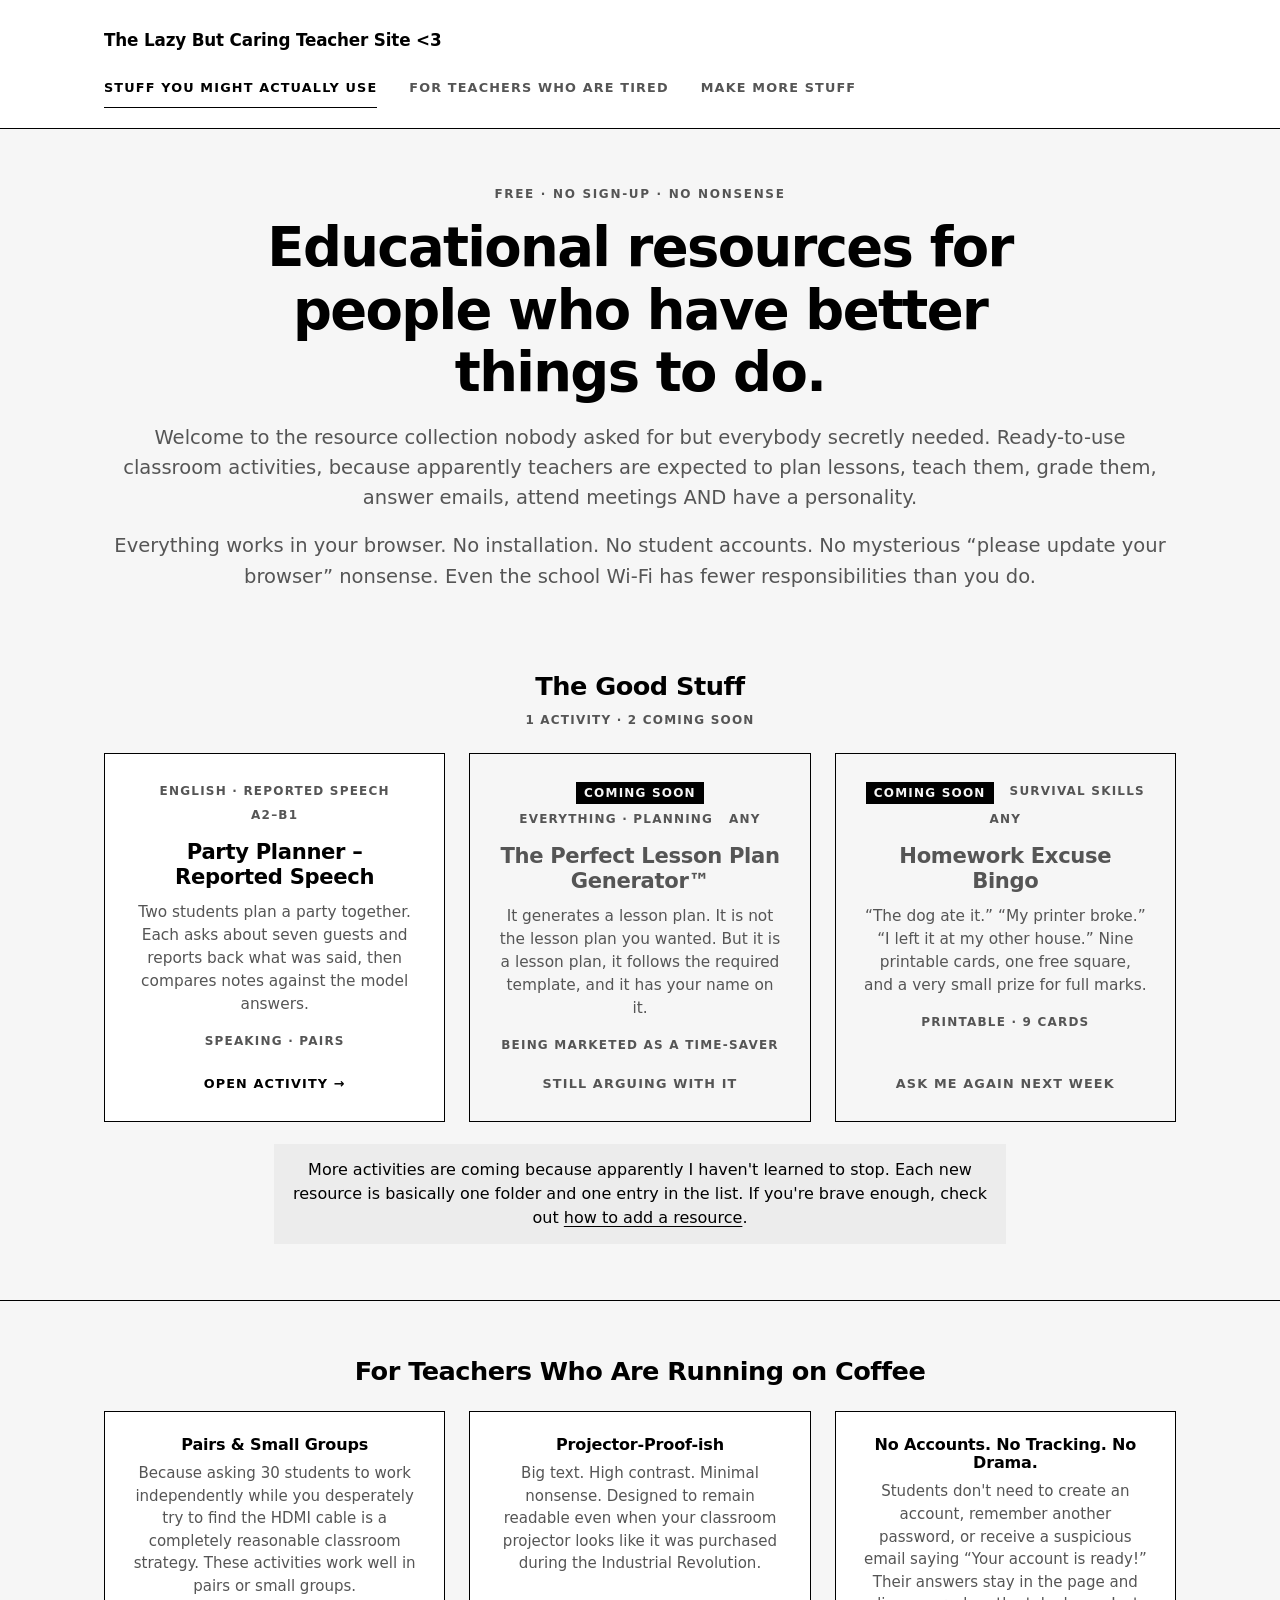
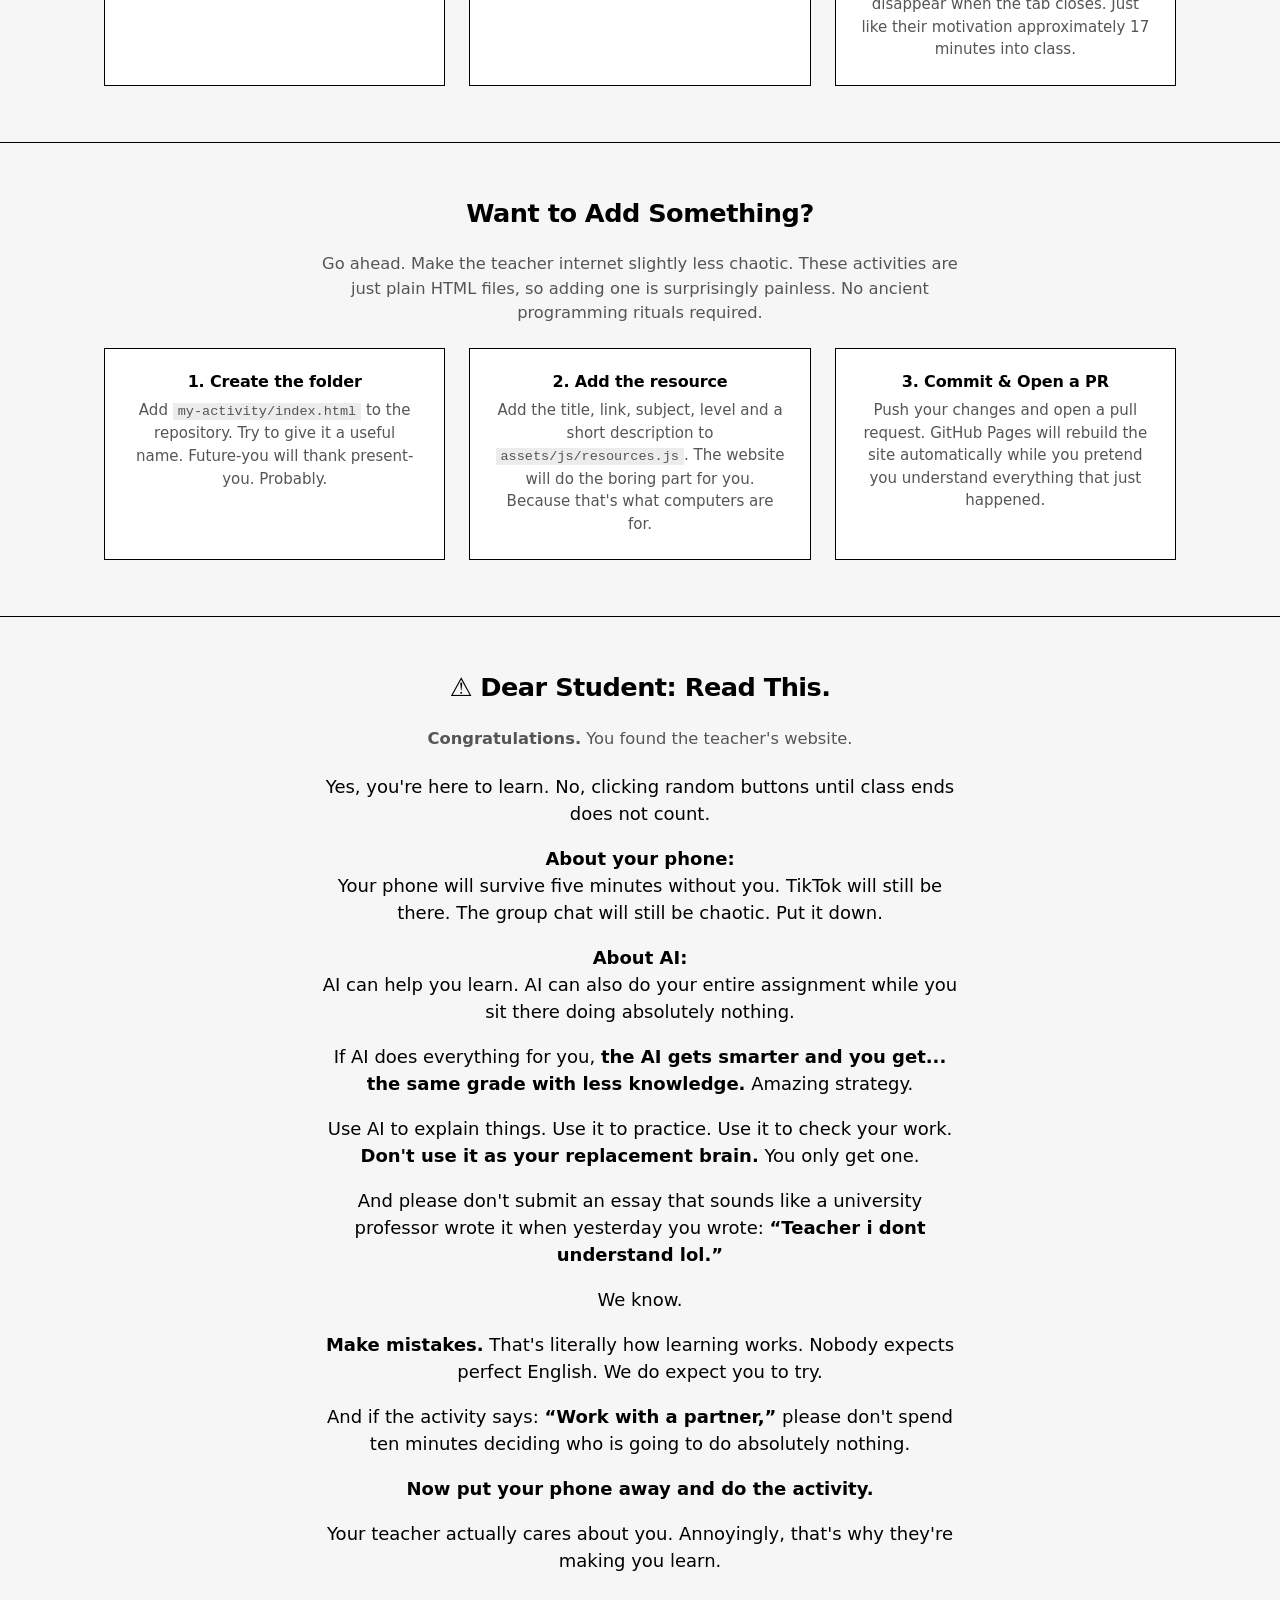
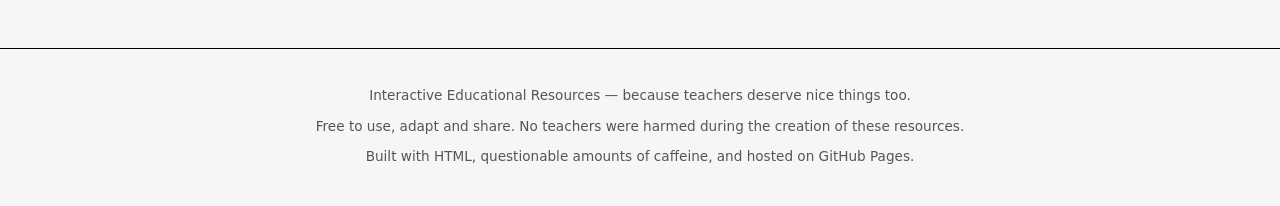
<file: index.html>
<!doctype html>

<html lang="en">
    <head>
        <meta charset="utf-8" />
        <meta
            name="viewport"
            content="width=device-width, initial-scale=1, viewport-fit=cover"
        />
        <meta name="color-scheme" content="light" />
        <meta
            name="description"
            content="Free educational resources made by a teacher who cares deeply about education and only moderately about unnecessary paperwork."
        />
        <title>TheLazyButCaringTeacher.com</title>
        <link
            rel="icon"
            href="data:image/svg+xml,%3Csvg xmlns='http://www.w3.org/2000/svg' viewBox='0 0 32 32'%3E%3Crect width='32' height='32' fill='%23000'/%3E%3Cpath d='M12 9.5 23 16l-11 6.5z' fill='%23fff'/%3E%3C/svg%3E"
        />
        <link rel="stylesheet" href="assets/css/theme.css" />
        <link rel="stylesheet" href="assets/css/hub.css" />
    </head>

    <body>
        <a class="skip" href="#main">Skip to content</a>

        <header class="site-head">
            <div class="wrap">
                <a class="brand" href="./"
                    >The Lazy But Caring Teacher Site &lt;3</a
                >

                <nav class="site-nav" aria-label="Sections">
                    <a href="#resources" aria-current="true"
                        >Stuff You Might Actually Use</a
                    >
                    <a href="#teachers">For Teachers Who Are Tired</a>
                    <a href="#add">Make More Stuff</a>
                </nav>
            </div>
        </header>

        <main id="main">
            <section class="hero">
                <div class="wrap">
                    <p class="eyebrow">Free · No sign-up · No nonsense</p>

                    <h1>
                        Educational resources for people who have better things
                        to do.
                    </h1>

                    <p class="lead">
                        Welcome to the resource collection nobody asked for but
                        everybody secretly needed. Ready-to-use classroom
                        activities, because apparently teachers are expected to
                        plan lessons, teach them, grade them, answer emails,
                        attend meetings AND have a personality.
                    </p>

                    <p class="lead">
                        Everything works in your browser. No installation. No
                        student accounts. No mysterious “please update your
                        browser” nonsense. Even the school Wi-Fi has fewer
                        responsibilities than you do.
                    </p>
                </div>
            </section>

            <section class="sec" id="resources" aria-labelledby="resources-h">
                <div class="wrap">
                    <div class="sec-head">
                        <h2 id="resources-h">The Good Stuff</h2>
                        <p class="count" data-resource-count></p>
                    </div>

                    <div class="grid" data-resource-grid></div>

                    <p class="hint more" data-resource-more>
                        More activities are coming because apparently I haven't
                        learned to stop. Each new resource is basically one
                        folder and one entry in the list. If you're brave
                        enough, check out
                        <a href="#add">how to add a resource</a>.
                    </p>
                </div>
            </section>

            <section class="sec" id="teachers" aria-labelledby="teachers-h">
                <div class="wrap">
                    <div class="sec-head">
                        <h2 id="teachers-h">
                            For Teachers Who Are Running on Coffee
                        </h2>
                    </div>

                    <ul class="notes">
                        <li>
                            <h3>Pairs & Small Groups</h3>
                            <p>
                                Because asking 30 students to work independently
                                while you desperately try to find the HDMI cable
                                is a completely reasonable classroom strategy.
                                These activities work well in pairs or small
                                groups.
                            </p>
                        </li>

                        <li>
                            <h3>Projector-Proof-ish</h3>
                            <p>
                                Big text. High contrast. Minimal nonsense.
                                Designed to remain readable even when your
                                classroom projector looks like it was purchased
                                during the Industrial Revolution.
                            </p>
                        </li>

                        <li>
                            <h3>No Accounts. No Tracking. No Drama.</h3>
                            <p>
                                Students don't need to create an account,
                                remember another password, or receive a
                                suspicious email saying “Your account is ready!”
                                Their answers stay in the page and disappear
                                when the tab closes. Just like their motivation
                                approximately 17 minutes into class.
                            </p>
                        </li>
                    </ul>
                </div>
            </section>

            <section class="sec" id="add" aria-labelledby="add-h">
                <div class="wrap">
                    <div class="sec-head">
                        <h2 id="add-h">Want to Add Something?</h2>
                    </div>

                    <p class="intro">
                        Go ahead. Make the teacher internet slightly less
                        chaotic. These activities are just plain HTML files, so
                        adding one is surprisingly painless. No ancient
                        programming rituals required.
                    </p>

                    <ol class="notes steps">
                        <li>
                            <h3>1. Create the folder</h3>
                            <p>
                                Add <code>my-activity/index.html</code> to the
                                repository. Try to give it a useful name.
                                Future-you will thank present-you. Probably.
                            </p>
                        </li>

                        <li>
                            <h3>2. Add the resource</h3>
                            <p>
                                Add the title, link, subject, level and a short
                                description to
                                <code>assets/js/resources.js</code>. The website
                                will do the boring part for you. Because that's
                                what computers are for.
                            </p>
                        </li>

                        <li>
                            <h3>3. Commit & Open a PR</h3>
                            <p>
                                Push your changes and open a pull request.
                                GitHub Pages will rebuild the site automatically
                                while you pretend you understand everything that
                                just happened.
                            </p>
                        </li>
                    </ol>
                </div>
            </section>

            <section
                class="sec"
                id="student-disclaimer"
                aria-labelledby="student-disclaimer-h"
            >
                <div class="wrap">
                    <div class="sec-head">
                        <h2 id="student-disclaimer-h">
                            ⚠️ Dear Student: Read This.
                        </h2>
                    </div>

                    <p class="intro">
                        <strong>Congratulations.</strong> You found the
                        teacher's website.
                    </p>

                    <p>
                        Yes, you're here to learn. No, clicking random buttons
                        until class ends does not count.
                    </p>

                    <p>
                        <strong>About your phone:</strong><br />
                        Your phone will survive five minutes without you. TikTok
                        will still be there. The group chat will still be
                        chaotic. Put it down.
                    </p>

                    <p>
                        <strong>About AI:</strong><br />
                        AI can help you learn. AI can also do your entire
                        assignment while you sit there doing absolutely nothing.
                    </p>

                    <p>
                        If AI does everything for you,
                        <strong
                            >the AI gets smarter and you get... the same grade
                            with less knowledge.</strong
                        >
                        Amazing strategy.
                    </p>

                    <p>
                        Use AI to explain things. Use it to practice. Use it to
                        check your work.
                        <strong>Don't use it as your replacement brain.</strong>
                        You only get one.
                    </p>

                    <p>
                        And please don't submit an essay that sounds like a
                        university professor wrote it when yesterday you wrote:
                        <strong>“Teacher i dont understand lol.”</strong>
                    </p>

                    <p>We know.</p>

                    <p>
                        <strong>Make mistakes.</strong> That's literally how
                        learning works. Nobody expects perfect English. We do
                        expect you to try.
                    </p>

                    <p>
                        And if the activity says:
                        <strong>“Work with a partner,”</strong> please don't
                        spend ten minutes deciding who is going to do absolutely
                        nothing.
                    </p>

                    <p>
                        <strong
                            >Now put your phone away and do the
                            activity.</strong
                        >
                    </p>

                    <p>
                        Your teacher actually cares about you. Annoyingly,
                        that's why they're making you learn.
                    </p>
                </div>
            </section>
        </main>

        <footer class="site-foot">
            <div class="wrap">
                <p>
                    Interactive Educational Resources — because teachers deserve
                    nice things too.
                </p>

                <p>
                    Free to use, adapt and share. No teachers were harmed during
                    the creation of these resources.
                </p>

                <p>
                    Built with HTML, questionable amounts of caffeine, and
                    hosted on GitHub Pages.
                </p>
            </div>
        </footer>

        <script src="assets/js/resources.js" defer></script>
    </body>
</html>
</file>
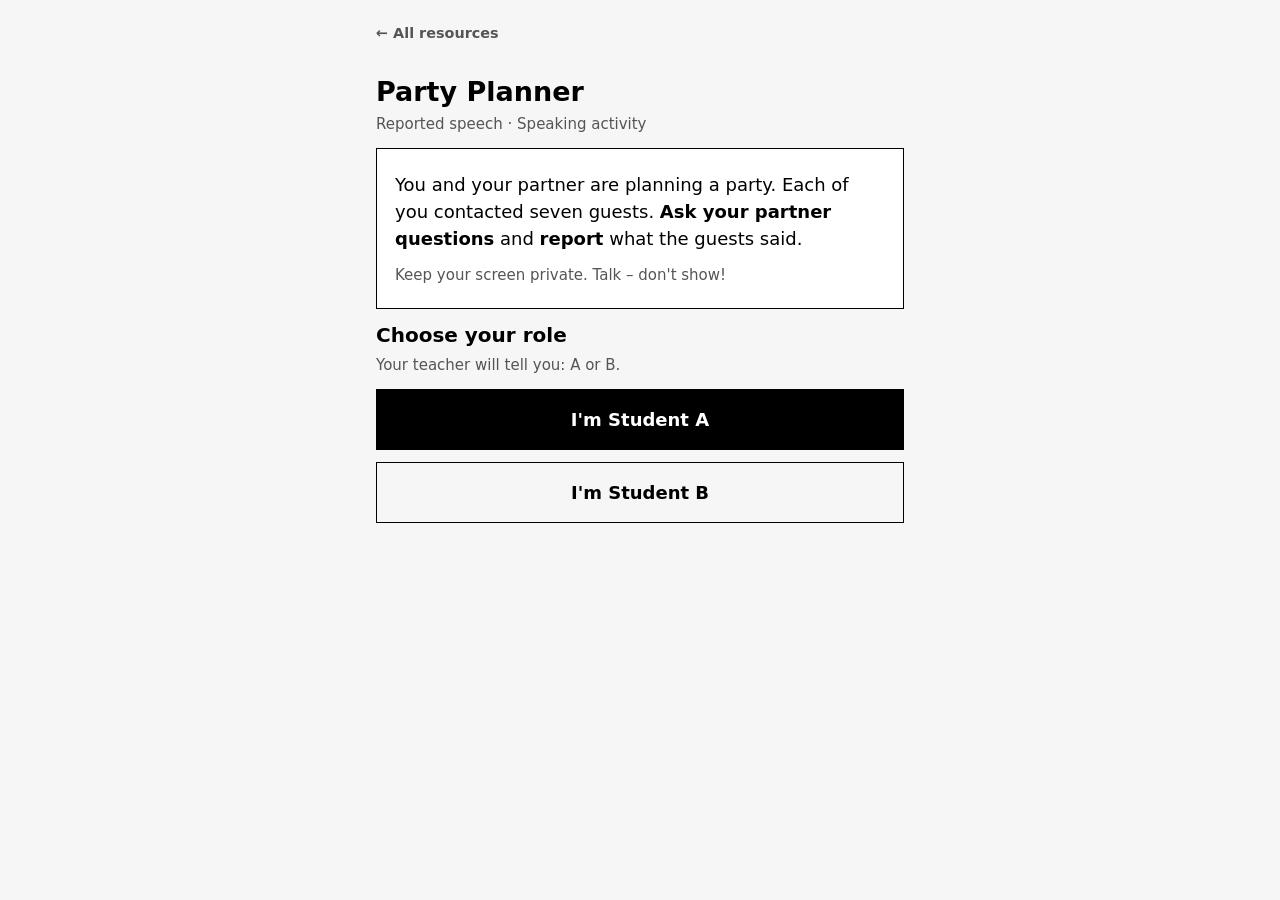
<file: reported-speech/index.html>
<!DOCTYPE html>
<html lang="en">
<head>
<meta charset="utf-8">
<meta name="viewport" content="width=device-width, initial-scale=1, viewport-fit=cover">
<meta name="color-scheme" content="light">
<title>Party Planner – Reported Speech</title>
<link rel="icon" href="data:image/svg+xml,%3Csvg xmlns='http://www.w3.org/2000/svg' viewBox='0 0 32 32'%3E%3Crect width='32' height='32' fill='%23000'/%3E%3Cpath d='M12 9.5 23 16l-11 6.5z' fill='%23fff'/%3E%3C/svg%3E">
<link rel="stylesheet" href="../assets/css/theme.css">
<style>
h1{font-size:27px;line-height:1.15;margin:6px 0}h2{font-size:20px;line-height:1.45;margin:0 0 4px}
p{margin:0 0 12px}
.subhead{max-width:560px;margin:0 auto;padding:14px 16px 0;display:flex;align-items:center;gap:12px}
.backlink{font-weight:700;font-size:.9rem;color:var(--muted);text-decoration:none;margin-right:auto;min-height:40px;display:flex;align-items:center}
.backlink:hover{color:var(--text);text-decoration:underline}
main{max-width:560px;margin:0 auto;padding:16px 16px 110px}
.card{background:var(--card);border:var(--bw) solid var(--line);border-radius:var(--radius);padding:22px 18px;margin:12px 0;min-height:290px}
.name{font-weight:800;font-size:34px;line-height:1.1;margin:0 0 10px}
.badge{display:inline-block;font-weight:800;font-size:22px;padding:6px 22px;border-radius:99px;border:var(--bw) solid var(--text);margin:0 0 14px}
.badge.yes{background:var(--yb);color:var(--yi)}.badge.no{background:var(--nb);color:var(--ni)}.badge.maybe{background:var(--mb);color:var(--mi)}
.badge.sm{font-size:16px;padding:3px 14px;margin:0 6px 0 0}
.msg{font-size:23px;line-height:1.35;margin:0}
.btn{display:block;width:100%;font:inherit;font-weight:700;padding:16px;border-radius:var(--radius-sm);border:var(--bw) solid var(--acc);background:var(--acc);color:var(--acc-ink);cursor:pointer;margin:0 0 12px;text-align:center}
.btn.ghost{background:transparent;color:var(--acc)}
.btn:disabled{opacity:.35}
.row{display:flex;gap:10px}.row .btn{margin:0}
.seg{display:flex;gap:8px;margin:12px 0}
.seg button{flex:1;font:inherit;font-weight:800;font-size:19px;padding:14px 4px;border-radius:var(--radius-sm);border:3px solid var(--text);background:var(--card);color:var(--text);cursor:pointer}
.seg .yes.on{background:var(--text);color:var(--card);border-color:var(--text)}
.seg .no.on{background:var(--card);color:var(--text);border-color:var(--text);box-shadow:inset 0 0 0 3px var(--text)}
.seg .maybe.on{background:var(--mb);color:var(--text);border-color:var(--text)}
.seg button:disabled{opacity:.6}
textarea{width:100%;font:inherit;padding:12px;border-radius:var(--radius-xs);border:var(--bw) solid var(--line);background:var(--card);color:var(--text);resize:none;min-height:110px}
.dots{display:flex;justify-content:center;gap:9px;margin:4px 0 2px}
.dots button{width:16px;height:16px;padding:0;border-radius:50%;border:var(--bw) solid var(--acc);background:transparent;cursor:pointer}
.dots button.f{background:var(--soft)}.dots button.cur{background:var(--acc);transform:scale(1.25)}
.count{text-align:center;font-weight:700;color:var(--muted);font-size:15px}
nav{position:fixed;left:0;right:0;bottom:0;display:flex;gap:8px;padding:10px 12px calc(10px + env(safe-area-inset-bottom,0px));background:var(--card);border-top:var(--bw) solid var(--line)}
nav[hidden]{display:none}
nav button{flex:1;font:inherit;font-weight:700;padding:13px 4px;border-radius:var(--radius-xs);border:var(--bw) solid var(--line);background:transparent;color:var(--muted);cursor:pointer}
nav button.on{background:var(--acc);border-color:var(--acc);color:var(--acc-ink)}
.lbl{font-weight:700;font-size:15px;color:var(--muted);margin:12px 0 2px}
.big{font-size:44px;font-weight:800;color:var(--acc);line-height:1}
.pick{background:var(--soft);border-radius:var(--radius-sm);padding:16px;margin:12px 0;font-weight:700}
.res{font-weight:800}
</style>
</head>
<body>
<a class="skip" href="#app">Skip to content</a>
<header class="subhead">
<a class="backlink" href="../index.html">&#8592; All resources</a>
</header>
<main id="app"></main>
<nav id="nav" hidden></nav>
<script>
const D={
A:{mine:[["Lily","Yes","She will bring a deck of cards."],["Juan","No","His car is being repaired."],["Kim","Yes","She will bring the dessert."],["Lee","Yes","He will bring appetizers."],["Mari","Maybe","She might go to her dance class."],["Nick","No","He has a date and can't come."],["Pia","Maybe",null]],
 model:{Lily:"She said she would bring a deck of cards.",Juan:"He said his car was being repaired.",Kim:"She said she would bring the dessert.",Lee:"He said he would bring appetizers.",Mari:"She said she might go to her dance class.",Nick:"He said he had a date and couldn't come."}},
B:{mine:[["Aki","Yes","She is planning to bring her guitar."],["Bob","No","He has a headache."],["Carla","Maybe","She wants to watch a movie on TV."],["Dustin","Yes","He'll bring potato chips."],["Eve","No","She's been working a lot and is tired."],["Felix","No","His dog Rover died yesterday."],["Gina","Yes",null]],
 model:{Aki:"She said she was planning to bring her guitar.",Bob:"He said he had a headache.",Carla:"She said she wanted to watch a movie on TV.",Dustin:"He said he would bring potato chips.",Eve:"She said she had been working a lot and was tired.",Felix:"He said his dog Rover had died the day before."}}
};
const S={role:null,tab:"info",ans:{},own:"",done:false,idx:{info:0,ask:0,result:0}};
const app=document.getElementById("app"),nav=document.getElementById("nav");
const esc=s=>String(s).replace(/[&<>"]/g,c=>({"&":"&amp;","<":"&lt;",">":"&gt;",'"':"&quot;"}[c]));
const other=()=>S.role==="A"?"B":"A";
const badge=(c,sm)=>`<span class="badge ${c.toLowerCase()} ${sm?"sm":""}">${c}</span>`;

function keep(){document.querySelectorAll("textarea[data-k]").forEach(t=>{const k=t.dataset.k;if(k==="own")S.own=t.value;else(S.ans[k]=S.ans[k]||{}).msg=t.value})}
function go(t){if(t==="result"&&!S.done)return;keep();S.tab=t;render();window.scrollTo(0,0)}
function pickRole(r){S.role=r;S.tab="info";S.ans={};S.own="";S.done=false;S.idx={info:0,ask:0,result:0};render()}
function setC(n,v){if(S.done)return;keep();(S.ans[n]=S.ans[n]||{}).c=v;render()}
function jump(i){keep();S.idx[S.tab]=Math.max(0,Math.min(6,i));render();window.scrollTo(0,0)}
function step(d){jump(S.idx[S.tab]+d)}

function deck(fillFn){const i=S.idx[S.tab];
 return `<div class="count">Card ${i+1} of 7</div><div class="dots">${[0,1,2,3,4,5,6].map(k=>`<button aria-label="Card ${k+1}" class="${k===i?"cur":fillFn(k)?"f":""}" onclick="jump(${k})"></button>`).join("")}</div>`}
function pager(lastBtn){const i=S.idx[S.tab];
 return `<div class="row"><button class="btn ghost" ${i===0?"disabled":""} onclick="step(-1)">‹ Back</button>${i===6?lastBtn:`<button class="btn" onclick="step(1)">Next ›</button>`}</div>`}

function render(){
 if(!S.role){nav.hidden=true;
  app.innerHTML=`<h1>Party Planner</h1><p class="muted">Reported speech · Speaking activity</p>
  <div class="card" style="min-height:0"><p>You and your partner are planning a party. Each of you contacted seven guests. <b>Ask your partner questions</b> and <b>report</b> what the guests said.</p>
  <p class="muted" style="margin:0">Keep your screen private. Talk – don't show!</p></div>
  <h2>Choose your role</h2><p class="muted">Your teacher will tell you: A or B.</p>
  <button class="btn" onclick="pickRole('A')">I'm Student A</button>
  <button class="btn ghost" onclick="pickRole('B')">I'm Student B</button>`;return}
 nav.hidden=false;
 nav.innerHTML=[["info","My info"],["ask","Ask partner"],["result","Results"]].map(([k,l])=>{const lock=k==="result"&&!S.done;return `<button class="${S.tab===k?"on":""}" ${lock?'disabled style="opacity:.5"':""} onclick="go('${k}')">${lock?"🔒 ":""}${l}</button>`}).join("");
 ({info:vInfo,ask:vAsk,result:vRes})[S.tab]();
}

function vInfo(){
 const me=D[S.role].mine,i=S.idx.info,[n,c,m]=me[i];
 app.innerHTML=`<h1>Student ${S.role}: my guests</h1><p class="muted">Your partner will ask about these guests. Answer in <b>reported speech</b>.</p>
 ${deck(()=>false)}
 <div class="card"><div class="name">${n}</div>${badge(c)}
 ${m?`<p class="msg">${esc(m)}</p>`:`<div class="lbl">Use your own idea. Write a message:</div><textarea data-k="own" placeholder="What did ${n} say?">${esc(S.own)}</textarea>`}</div>
 <div class="hint">Your partner may ask: “Is ${n} coming?”</div>
 ${pager(`<button class="btn" onclick="go('ask')">Ask partner ›</button>`)}
 <button class="btn ghost" style="margin-top:12px" onclick="if(confirm('Change role? Your answers will be erased.')){S.role=null;render()}">Change role</button>`;
}

function vAsk(){
 const pg=D[other()].mine,i=S.idx.ask,n=pg[i][0],a=S.ans[n]||{};
 app.innerHTML=`<h1>Ask your partner</h1><p class="muted">Ask about each guest. Write the answer in <b>reported speech</b>.</p>
 ${deck(k=>{const b=S.ans[pg[k][0]]||{};return b.c&&(b.msg||"").trim()})}
 <div class="card"><div class="name">${n}</div>
 <div class="hint">Ask: “Is ${n} coming? What did they say?”</div>
 <div class="seg">${["Yes","No","Maybe"].map(v=>`<button class="${v.toLowerCase()} ${a.c===v?"on":""}" ${S.done?"disabled":""} onclick="setC('${n}','${v}')">${v}</button>`).join("")}</div>
 <textarea data-k="${n}" ${S.done?"readonly":""} placeholder="${n} said...">${esc(a.msg||"")}</textarea></div>
 ${pager(S.done?`<button class="btn" onclick="go('result')">View results</button>`:`<button class="btn" onclick="submit()">Submit</button>`)}
 ${S.done?"":`<p class="muted" style="text-align:center">Results unlock after you submit.</p>`}`;
}

function submit(){keep();const pg=D[other()].mine;
 const miss=pg.filter(([n])=>{const a=S.ans[n]||{};return !a.c||!(a.msg||"").trim()}).length;
 if(!confirm((miss?miss+" guest(s) still have no answer. ":"")+"Submit your answers? You can't change them after."))return;
 S.done=true;S.tab="result";S.idx.result=0;render();window.scrollTo(0,0)}

function vRes(){
 if(!S.done){go("ask");return}
 const P=D[other()],pg=P.mine,i=S.idx.result,[n,c,m]=pg[i],a=S.ans[n]||{},ok=a.c===c;
 const right=pg.filter(([g,cc])=>(S.ans[g]||{}).c===cc).length;
 app.innerHTML=`<h1>Results</h1><p class="muted">Yes / No / Maybe correct: <b>${right}/7</b></p>
 ${deck(k=>(S.ans[pg[k][0]]||{}).c===pg[k][1])}
 <div class="card"><div class="name">${n}</div>${badge(c)}
 <div class="lbl">Your choice</div><p>${a.c?badge(a.c,1):"<i class='muted'>none</i>"} <span class="res ${ok?"ok":"x"}">${ok?"✓ Correct":"✗ Not quite"}</span></p>
 <div class="lbl">You wrote</div><p>${a.msg?esc(a.msg):"<i class='muted'>(empty)</i>"}</p>
 <div class="lbl">Model answer</div><p style="margin:0">${m?esc(P.model[n]):"Own idea – compare with your partner."}</p></div>
 ${pager(`<button class="btn ghost" onclick="if(confirm('Start over?')){S.role=null;render()}">Start over</button>`)}
 <div class="pick">Now compare with your partner: who is coming, who isn't, and who might come? Report it aloud: “${pg[0][0]} said she…”</div>
 <p class="muted">Messages can be correct in different ways. Check verb tense and pronouns.</p>`;
}

let tx=0;
app.addEventListener("touchstart",e=>{tx=e.touches[0].clientX},{passive:true});
app.addEventListener("touchend",e=>{if(!S.role||e.target.closest("textarea"))return;const d=e.changedTouches[0].clientX-tx;if(Math.abs(d)>70)step(d<0?1:-1)},{passive:true});
render();
</script>
</body>
</html>
</file>
<file: assets/css/theme.css>
:root{
color-scheme:light;
--bg:#f6f6f6;--card:#fff;--line:#000;--soft:#ececec;--text:#000;--muted:#555;--acc:#000;--acc-ink:#fff;
--yb:#000;--yi:#fff;--nb:#fff;--ni:#000;--mb:#e4e4e4;--mi:#000;
--bw:1px;
--radius:0;--radius-sm:0;--radius-xs:0;
--shell:1120px;--pad:24px;
--font:"Trebuchet MS","Segoe UI",system-ui,sans-serif;
box-sizing:border-box;padding-top:env(safe-area-inset-top,0px);padding-bottom:env(safe-area-inset-bottom,0px)}

*{box-sizing:border-box}
html{scroll-padding-top:env(safe-area-inset-top,0px)}
body{margin:0;background:var(--bg);color:var(--text);font:18px/1.5 var(--font);-webkit-text-size-adjust:100%}
h1,h2,h3{line-height:1.15;margin:0}
h1{font-size:1.7rem}
h2{font-size:1.25rem}
h3{font-size:1.06rem}
p{margin:0 0 1em}
img,svg{max-width:100%}
a{color:var(--text);text-decoration:underline;text-underline-offset:3px}
.muted{color:var(--muted);font-size:15px}
.hint{background:var(--soft);border-radius:var(--radius-xs);padding:12px 14px;margin:0 0 14px;font-size:16px}

:focus-visible{outline:3px solid var(--acc);outline-offset:3px}
textarea:focus,button:focus-visible{outline:3px solid var(--acc);outline-offset:2px}

@media (prefers-reduced-motion:reduce){
*,*::before,*::after{animation-duration:.01ms!important;animation-iteration-count:1!important;transition-duration:.01ms!important;scroll-behavior:auto!important}}

.skip{position:absolute;left:8px;top:8px;z-index:60;transform:translateY(-200%);background:var(--acc);color:var(--acc-ink);font-weight:700;padding:12px 18px;text-decoration:none}
.skip:focus{transform:none}
</file>
<file: assets/css/hub.css>
.wrap {
    width: 100%;
    max-width: var(--shell);
    margin: 0 auto;
    padding: 0 var(--pad);
}

body {
    text-align: center;
}

/* Fallback only: the real value is measured at runtime by resources.js, because
   the header's height depends on how the nav labels wrap at each width. */
:root {
    --head-h: 88px;
}

.site-head {
    position: sticky;
    top: 0;
    z-index: 10;
    border-bottom: var(--bw) solid var(--line);
    background: var(--card);
}
.site-head .wrap {
    display: flex;
    flex-wrap: wrap;
    align-items: center;
    justify-content: space-between;
    gap: 8px 36px;
    padding-top: clamp(14px, 2vw, 20px);
    padding-bottom: clamp(14px, 2vw, 20px);
}
.brand {
    display: flex;
    flex-direction: column;
    align-items: center;
    justify-content: center;
    min-height: 40px;
    font-weight: 800;
    font-size: 1.05rem;
    line-height: 1.2;
    letter-spacing: -0.01em;
    color: var(--text);
    text-decoration: none;
}
.brand span {
    font-weight: 400;
    font-size: 0.75rem;
    letter-spacing: 0.12em;
    text-transform: uppercase;
    color: var(--muted);
    margin-top: 3px;
}
.brand:hover {
    opacity: 0.6;
}

.site-nav {
    display: flex;
    flex-wrap: wrap;
    justify-content: center;
    gap: 32px;
}
.site-nav a {
    font-weight: 700;
    font-size: 0.8rem;
    letter-spacing: 0.09em;
    text-transform: uppercase;
    color: var(--muted);
    text-decoration: none;
    padding: 4px 0;
    min-height: 40px;
    display: flex;
    align-items: center;
    border-bottom: 1px solid transparent;
}
.site-nav a:hover {
    color: var(--text);
    border-bottom-color: var(--line);
}
.site-nav a[aria-current] {
    color: var(--text);
    border-bottom-color: var(--text);
}

.hero {
    padding: clamp(36px, 5.5vw, 56px) 0 clamp(16px, 2.5vw, 24px);
}
.eyebrow {
    font-weight: 700;
    font-size: 0.75rem;
    letter-spacing: 0.14em;
    text-transform: uppercase;
    color: var(--muted);
    margin: 0 0 14px;
}
.hero h1 {
    font-size: clamp(2rem, 5.6vw, 3.4rem);
    letter-spacing: -0.03em;
    max-width: 22ch;
    margin: 0 auto;
}
.lead {
    font-size: clamp(1.05rem, 2.4vw, 1.22rem);
    line-height: 1.55;
    color: var(--muted);
    max-width: 100ch;
    margin: 18px auto 0;
}
.intro {
    font-size: 1.02rem;
    color: var(--muted);
    max-width: 62ch;
    margin: 0 auto clamp(16px, 2.5vw, 22px);
}
.sec .wrap > p:not([class]) {
    max-width: 56ch;
    margin-left: auto;
    margin-right: auto;
}

.hero,
.sec {
    scroll-margin-top: calc(var(--head-h) + 8px);
}
.sec {
    padding: clamp(36px, 5vw, 56px) 0;
}
.sec + .sec {
    border-top: var(--bw) solid var(--line);
}
.sec-head {
    margin: 0 0 clamp(16px, 2.5vw, 24px);
}
.sec-head h2 {
    font-size: clamp(1.3rem, 3vw, 1.6rem);
    letter-spacing: -0.02em;
}
.count {
    display: block;
    font-weight: 700;
    font-size: 0.75rem;
    letter-spacing: 0.1em;
    text-transform: uppercase;
    color: var(--muted);
    margin: 10px 0 0;
}

.grid {
    display: grid;
    grid-template-columns: repeat(auto-fill, minmax(270px, 1fr));
    gap: clamp(16px, 2vw, 24px);
}

.rcard {
    position: relative;
    display: flex;
    flex-direction: column;
    background: var(--card);
    border: var(--bw) solid var(--text);
    padding: clamp(20px, 2.5vw, 28px);
    transition:
        background 0.16s ease,
        color 0.16s ease;
}
.rcard:hover {
    background: var(--text);
    color: var(--bg);
}
.rcard:focus-within {
    outline: 3px solid var(--text);
    outline-offset: 4px;
}
.rtags {
    display: flex;
    flex-wrap: wrap;
    justify-content: center;
    gap: 6px 16px;
    margin: 0 0 16px;
}
.tag {
    font-weight: 700;
    font-size: 0.75rem;
    letter-spacing: 0.1em;
    text-transform: uppercase;
    color: var(--muted);
}
.rtitle {
    font-size: clamp(1.15rem, 2vw, 1.32rem);
    letter-spacing: -0.015em;
}
/* Whole card is the hit target: the title's ::after covers the card, so a click
   anywhere on it follows the link. Positioned elements paint above the static
   siblings, so no z-index is needed. */
.rcard:has(.rstretch) {
    cursor: pointer;
}
.rstretch {
    color: inherit;
    text-decoration: none;
}
.rstretch::after {
    content: "";
    position: absolute;
    inset: 0;
    /* Needed: the hover rule sets opacity on .rsummary/.rmeta, which promotes
       them into their own stacking contexts. Without an explicit z-index they
       outrank a z-index:auto overlay and swallow clicks meant for the card. */
    z-index: 1;
}
.rstretch:hover {
    text-decoration: underline;
    text-underline-offset: 4px;
}
.rstretch:focus-visible {
    outline: none;
}
.rsummary {
    margin: 12px 0 0;
    font-size: 0.96rem;
    color: var(--muted);
}
.rmeta {
    margin: 16px 0 0;
    font-size: 0.75rem;
    font-weight: 700;
    letter-spacing: 0.1em;
    text-transform: uppercase;
    color: var(--muted);
}
.rcta {
    margin: auto 0 0;
    padding-top: 20px;
    font-weight: 700;
    font-size: 0.8rem;
    letter-spacing: 0.09em;
    text-transform: uppercase;
}
.rcta span {
    display: inline-block;
    transition: transform 0.16s ease;
}
.rcard:hover .tag,
.rcard:hover .rsummary,
.rcard:hover .rmeta {
    color: var(--bg);
    opacity: 0.78;
}
.rcard:hover .rcta span {
    transform: translateX(5px);
}

/* placeholder cards: announced as coming soon, never a link, never invert on hover */
.rcard.is-soon,
.rcard.is-soon:hover {
    background: var(--bg);
    color: var(--muted);
}
.rcard.is-soon .rtitle,
.rcard.is-soon .rsummary,
.rcard.is-soon .rmeta {
    color: var(--muted);
}
/* exclude the status tag, which carries its own black background and needs
   light text — muting it too would drop it to 2.8:1 */
.rcard.is-soon .tag:not(.tag-soon) {
    color: var(--muted);
}
.rcard.is-soon:hover .tag {
    opacity: 1;
}
.tag-soon,
.rcard:hover .tag-soon {
    background: var(--text);
    color: var(--bg);
    padding: 2px 8px;
}

.more {
    margin: clamp(16px, 2vw, 22px) auto 0;
    padding: 14px 16px;
    max-width: 72ch;
}

.notes {
    display: grid;
    grid-template-columns: repeat(auto-fit, minmax(250px, 1fr));
    gap: clamp(16px, 2vw, 24px);
    margin: 0;
    padding: 0;
    list-style: none;
}
.notes li {
    background: var(--card);
    border: var(--bw) solid var(--line);
    padding: clamp(18px, 2.5vw, 24px);
}
.notes h3 {
    font-size: 1rem;
    letter-spacing: -0.01em;
    margin: 0 0 8px;
}
.notes p {
    margin: 0;
    font-size: 0.94rem;
    color: var(--muted);
}
.notes code {
    font-family: ui-monospace, SFMono-Regular, Menlo, Consolas, monospace;
    font-size: 0.9em;
    background: var(--soft);
    padding: 1px 5px;
    white-space: nowrap;
}

.steps li h3 {
    font-variant-numeric: tabular-nums;
}

.site-foot {
    border-top: var(--bw) solid var(--line);
}
.site-foot .wrap {
    display: flex;
    flex-wrap: wrap;
    align-items: baseline;
    justify-content: center;
    gap: 10px 36px;
    padding-top: clamp(24px, 3.5vw, 36px);
    padding-bottom: clamp(28px, 4vw, 40px);
    font-size: 0.85rem;
    color: var(--muted);
}
.site-foot p {
    margin: 0;
}

/* Keep the nav on one scrollable row from this width down. The long labels
   otherwise wrap to two, sometimes three, rows — which spiked the header to
   ~190px right above the small-screen breakpoint. */
@media (max-width: 1000px) {
    .site-nav {
        flex-wrap: nowrap;
        justify-content: safe center;
        gap: 18px;
        overflow-x: auto;
        scrollbar-width: none;
    }
    .site-nav::-webkit-scrollbar {
        display: none;
    }
    .site-nav a {
        white-space: nowrap;
    }
}

@media (max-width: 640px) {
    .site-head .wrap {
        gap: 6px 22px;
    }
    .site-nav {
        gap: 22px;
    }
}
</file>
